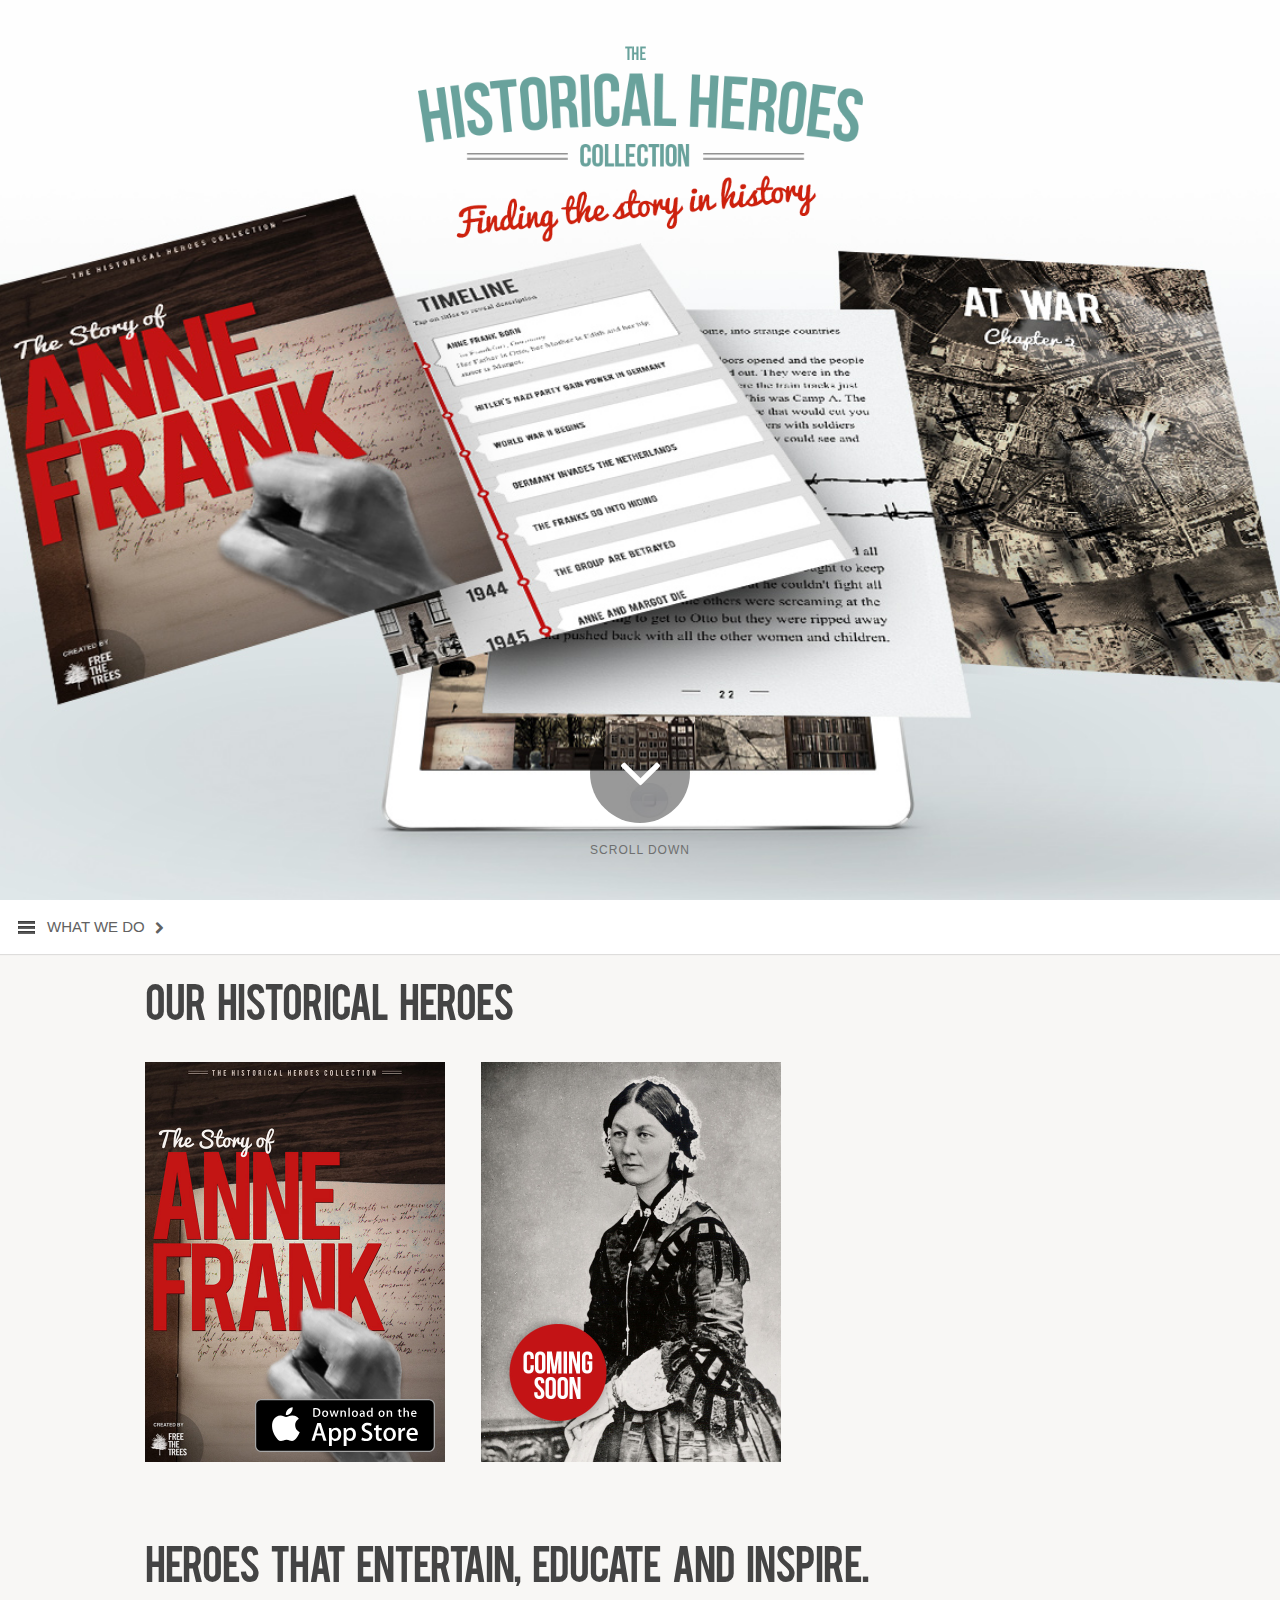
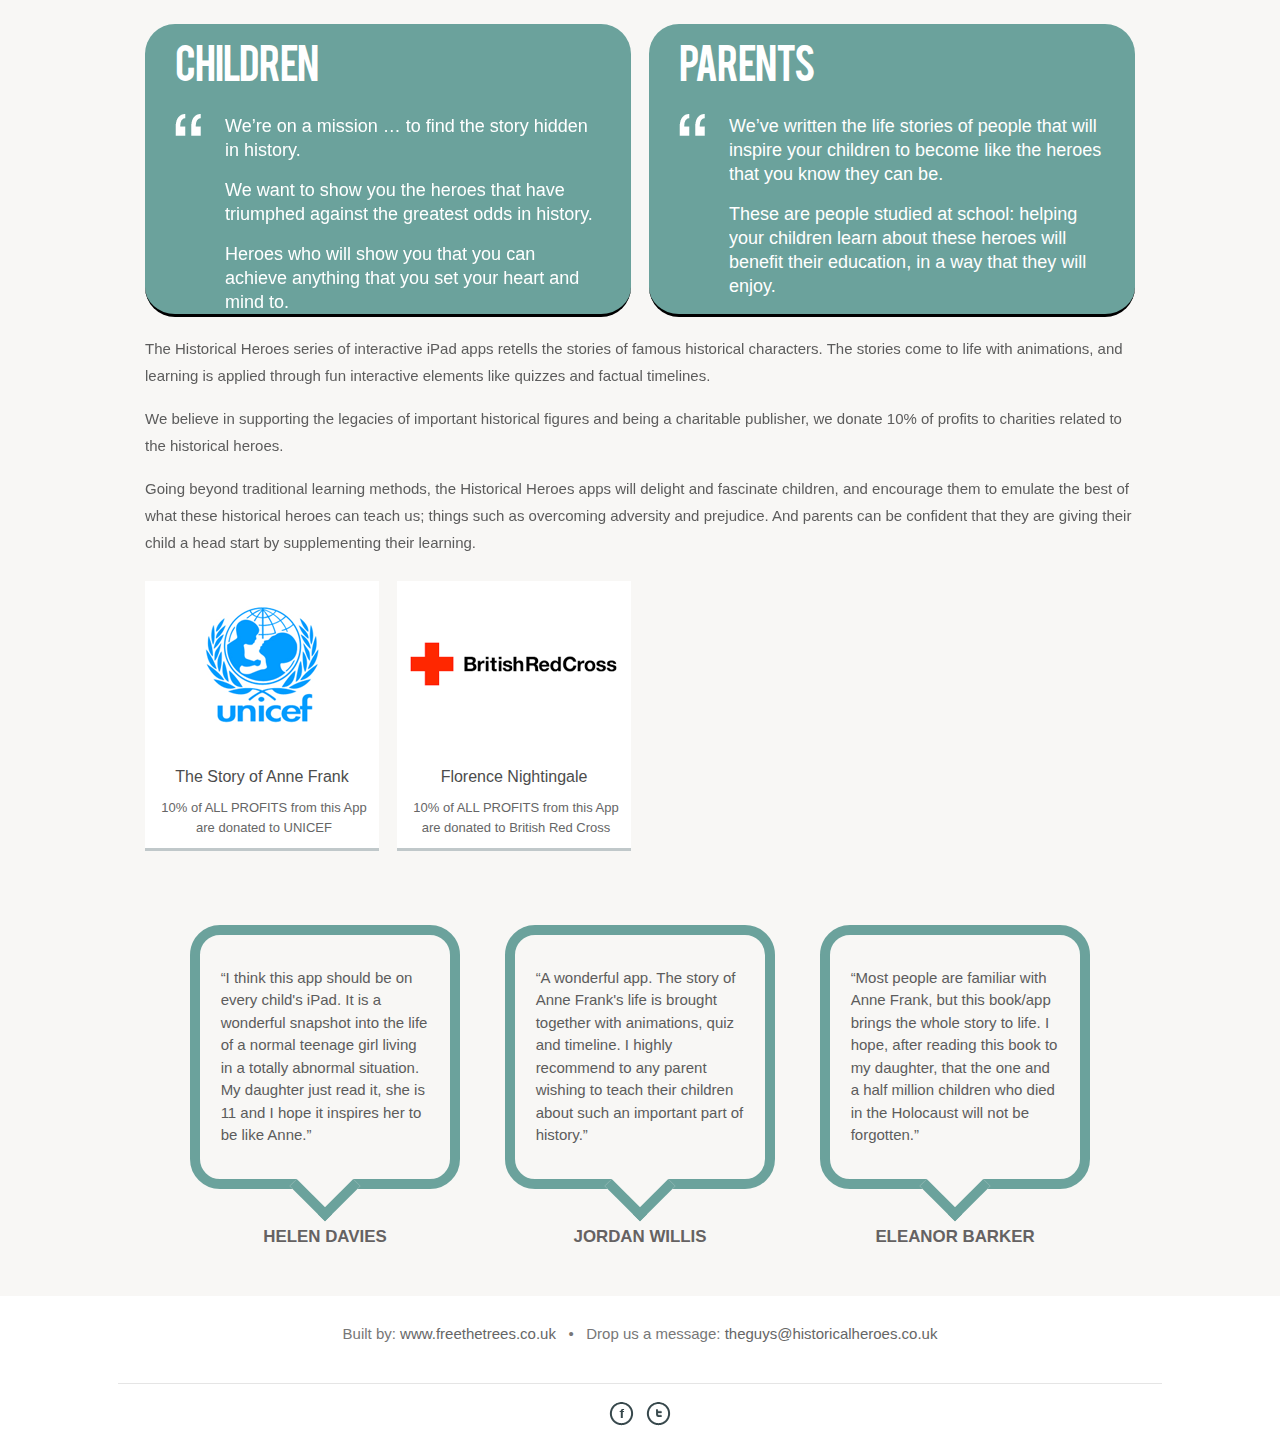
<file: index.html>
<!DOCTYPE html> <html class=no-js> <head> <meta charset=utf-8> <title>Historical Heroes Collection</title> <meta property=og:title content="Historical Heroes"> <meta property=og:type content="website"> <meta property=og:url content="http://historicalheroes.co.uk/AnneFrankPreview/"> <meta property=og:description content="Historical Heroes - Finding the story in history. Our Apps are designed to Entertain, Educate and Inspire."> <meta property=og:site_name content="Historical Heroes"> <meta property=og:image content="http://historicalheroes.co.uk/AnneFrankPreview/images/anne_frank_thumbnail_1.jpg"> <meta name=viewport content="width=device-width,initial-scale=1,minimum-scale=1,user-scalable=no"> <link rel="shortcut icon" href=a6fb779e.favicon.ico> <!-- Place favicon.ico and apple-touch-icon.png in the root directory --> <link rel=stylesheet href=styles/5362b74d.main.css> <!--/ styles --> <!--[if lt IE 9]>
			<link rel="stylesheet" href="css/ie8.css">
			<script src="http://html5shim.googlecode.com/svn/trunk/html5.js"></script>
		<![endif]-->  <body> <!-- intro --> <section id=intro class=intro> <img src=images/224d32bf.logo.png alt="Historical Heroes" class=logo> <a href="#page=portfolio&type=all" id=scroll class=scroll> <span> <i class=icon-angle-down></i> <em></em> </span> <strong></strong> </a> </section> <!--/ intro --> <!-- apps --> <section id=portfolio class=portfolio> <ul> <li class="all title"> <h2>Our Historical Heroes</h2> </li> <!-- anne frank --> <li class=all> <a href="#page=portfolio&id=1"> <figure> <img src=# data-src=images/screens/4a598ce2.annescreenfront.jpg alt="Anne Frank" class=small> <figcaption> <h3>The<br>Story of<br>Anne Frank</h3> <p>More Details &raquo;</p> </figcaption> </figure> </a> <a href="https://itunes.apple.com/us/app/anne-frank-historical-heroes/id943215517?mt=8" target=_blank><img src=images/dd888266.App_Store_Badge_US-UK_135x40.svg class=applink></a> </li> <li data-bg=#f8f7f5 id=portfolio1 class=details> <aside> <nav> <a href=# class=prev><i class=icon-angle-left></i></a> <a href=# class=next><i class=icon-angle-right></i></a> <a href="#page=portfolio" class=close><i class=icon-angle-right></i><i class=icon-angle-left></i></a> </nav> <h1>The Story of Anne Frank</h1> <p>Anne Frank’s story is retold in a vibrant and interactive way that will encourage children (and parents) to learn about the girl whose bravery shaped history. </p> <p>The Story of Anne Frank, is being supported by The Anne Frank Foundation, and 10% of profits will go to UNICEF.</p> <p><a href=/AnneFrankPreview target=_blank class=previewapp>Free Preview</a><a href="https://itunes.apple.com/us/app/anne-frank-historical-heroes/id943215517?mt=8" target=_blank><img src=images/dd888266.App_Store_Badge_US-UK_135x40.svg></a> </p> <div class=share> <span>Share:</span> <a href="https://www.facebook.com/sharer/sharer.php?u=http://www.historicalheroes.co.uk" class=fb></a> <a href="https://twitter.com/home?status=Check%20out%20these%20Great%20Historical%20Heroes%20Apps" class=tw></a> <a href="https://pinterest.com/pin/create/button/?url=http://www.historicalheroes.co.uk/images/screens/annescreen1.jpg&media=&description=" class=pn></a> </div> </aside> <article> <img src=images/screens/2f9f2253.annescreen1.jpg width=600 height=800 alt="Anne Frank"> <img src=images/screens/3eb5b604.annescreen2.jpg width=600 height=800 alt="Anne Frank"> <img src=images/screens/33221b1a.annescreen3.jpg width=600 height=800 alt="Anne Frank"> </article> </li> <!--/ anne frank --> <!-- florence --> <li class=all> <a href="#page=portfolio&id=8"> <figure> <img src=# data-src=images/screens/0881b24e.florencescreen1.jpg alt="" class=small> <figcaption> <h3>Florence<br> Nightingale</h3> <p>More Details &raquo;</p> </figcaption> </figure> </a> </li> <li data-bg=#f8f7f5 id=portfolio8 class=details> <aside> <nav> <a href=# class=prev><i class=icon-angle-left></i></a> <a href=# class=next><i class=icon-angle-right></i></a> <a href="#page=portfolio" class=close><i class=icon-angle-right></i><i class=icon-angle-left></i></a> </nav> <h1>Florence Nightingale</h1> <p>Coming soon. Please check back for updates.</p> </aside> <article> <img src=# data-src2=images/screens/0881b24e.florencescreen1.jpg width=600 height=800 alt="Florence Nightingale"> </article> </li> <!--/ florence --> </ul> </section> <!--/ apps --> <!-- about --> <section id=about class=about> <ul> <li class="all title"> <h2>Heroes that Entertain, Educate and Inspire.</h2> </li> <li class="all appreciation"> <dl class=greenbg> <dt> <span> <h2>Children</h2> <i></i> <strong> <p>We’re on a mission … to find the story hidden in history.</p> <p>We want to show you the heroes that have triumphed against the greatest odds in history.</p> <p>Heroes who will show you that you can achieve anything that you set your heart and mind to.</p> </strong> </span>  </dl> <div></div> </li> <li class="all appreciation"> <dl class=greenbg> <dt> <span> <h2>Parents</h2> <i></i> <strong> <p>We’ve written the life stories of people that will inspire your children to become like the heroes that you know they can be.</p> <p>These are people studied at school: helping your children learn about these heroes will benefit their education, in a way that they will enjoy.</p> </strong> </span>  </dl> <div></div> </li> <li class="all title"> <p>The Historical Heroes series of interactive iPad apps retells the stories of famous historical characters. The stories come to life with animations, and learning is applied through fun interactive elements like quizzes and factual timelines.</p><p> </p><p>We believe in supporting the legacies of important historical figures and being a charitable publisher, we donate 10% of profits to charities related to the historical heroes.</p> <p>Going beyond traditional learning methods, the Historical Heroes apps will delight and fascinate children, and encourage them to emulate the best of what these historical heroes can teach us; things such as overcoming adversity and prejudice. And parents can be confident that they are giving their child a head start by supplementing their learning.</p> </li> <li class="all team"> <figure> <a href=http://www.unicef.org target=_blank><img src=images/charities/6374cfa2.unicef.png alt=unicef></a> <figcaption> <h4>The Story of Anne Frank</h4> <p>10% of ALL PROFITS from this App are donated to UNICEF</p> </figcaption> </figure> </li> <li class="all team"> <figure> <a href=http://www.redcross.org.uk target=_blank><img src=images/charities/39e74bde.redcross.png alt="British Red Cross"></a> <figcaption> <h4>Florence Nightingale</h4> <p>10% of ALL PROFITS from this App are donated to British Red Cross</p> </figcaption> </figure> </li> </ul> </section> <!--/ about --> <!-- testimonials --> <section class=containertest> <ul class=grid-testimonials> <li> <div><p>&ldquo;I think this app should be on every child's iPad. It is a wonderful snapshot into the life of a normal teenage girl living in a totally abnormal situation. My daughter just read it, she is 11 and I hope it inspires her to be like Anne.&rdquo;</p> <span class=quote-arrow></span></div> <span class=grid-testimonials-citation>Helen Davies</span> </li> <li> <div><p>&ldquo;A wonderful app. The story of Anne Frank's life is brought together with animations, quiz and timeline. I highly recommend to any parent wishing to teach their children about such an important part of history.&rdquo;</p><span class=quote-arrow></span></div> <span class=grid-testimonials-citation>Jordan Willis</span> </li> <li> <div><p>&ldquo;Most people are familiar with Anne Frank, but this book/app brings the whole story to life. I hope, after reading this book to my daughter, that the one and a half million children who died in the Holocaust will not be forgotten.&rdquo;</p><span class=quote-arrow></span></div> <span class=grid-testimonials-citation>Eleanor Barker</span> </li> </ul> </section> <!--/ testimonials --> <!-- footer --> <section id=footer class=footer> <div class=footconts> <p>Built by: <a href=http://www.freethetrees.co.uk target=_blank>www.freethetrees.co.uk</a>&nbsp &nbsp&#8226;&nbsp &nbspDrop us a message: <a href="mailto:theguys&#64;historicalheroes&#46;co&#46;uk?subject=Historical Heroes enquiry">theguys&#64;historicalheroes&#46;co&#46;uk</a> <div class=follow> <a href=https://www.facebook.com/historicalheroescollection target=_blank class=fb></a> <a href=https://twitter.com/historys_heroes target=_blank class=tw></a> </div></p> </div> </section> <!--/ footer --> <!-- main nav --> <nav id=main-nav class=main-nav> <a href=# class=switcher><strong>What we do</strong><i class=icon-chevron-right></i></a> <a href="#page=home"><span>Home</span></a> <a href="#page=portfolio"><span>Our Apps</span></a> <a href="#page=about"><span>Who we are</span></a> <a href=/blog><span>Our Blog</span></a> </nav> <!--/ main nav --> <!-- filters nav --> <nav class=filters-nav> <ul id=portfolio-filter> <li class=current><a href="#page=portfolio&type=all" data-filter=.all></a></li> </ul> <ul id=about-filter> <li class=current><a href="#page=about&type=all"></a></li> </ul> </nav> <!--/ filters nav --> <script src=scripts/4e9d23db.vendor.js></script> <script src=scripts/c026d686.main.js></script>
</file>
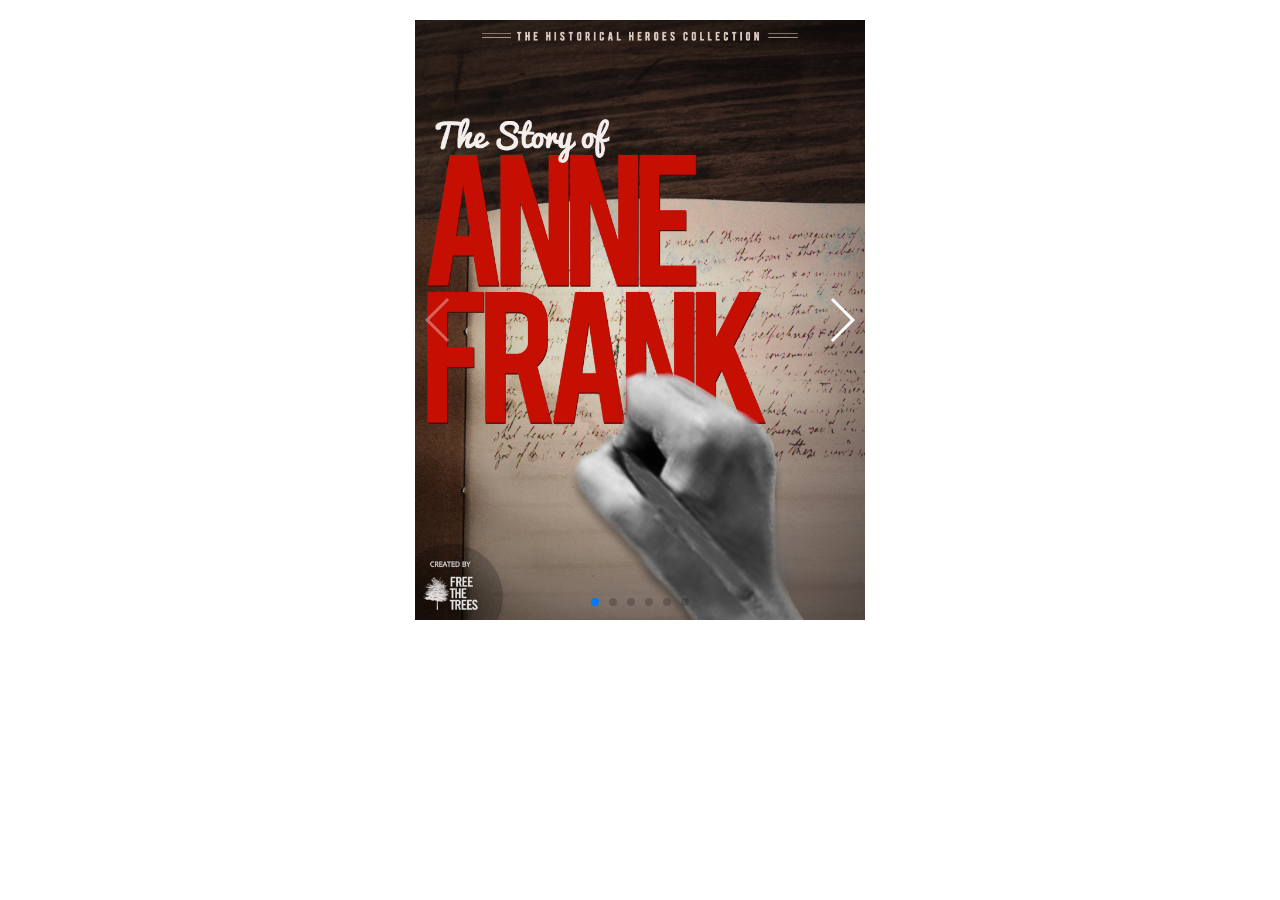
<file: AnneFrankPreview/index.html>
<!DOCTYPE html>
<html lang="en">
<head>
    <meta charset="utf-8">
    <title>Anne Frank Preview</title>
    <meta property="og:title" content="Historical Heroes - Anne Frank Sample Chapter" />
    <meta property="og:type" content="website" />
    <meta property="og:url" content="http://historicalheroes.co.uk/AnneFrankPreview/" />
    <meta property="og:description" content="To commemorate the 70th anniversary of both the end of WWII and Anne Frank's death we have launched a new iPad book/app for children to learn about and be inspired by historical heroes, in a fun and engaging way."/>
    <meta property="og:site_name" content="Historical Heroes" />
    <meta property="og:image" content="http://historicalheroes.co.uk/AnneFrankPreview/images/anne_frank_thumbnail_1.jpg" />
    <!-- Link Swiper's CSS -->
    <link rel="stylesheet" href="css/swiper.min.css">
    
    
	<script src="js/jquery-1.4.4.min.js" type="text/javascript"></script>


    <style>
    .swiper-container {
        width: 450px;
        height: 600px;
        margin: 20px auto;
    }
    </style>
</head>
<body>
    <!-- Swiper -->
    <div class="swiper-container">
        <div class="swiper-wrapper">
        
            <div class="swiper-slide">
            	<img src="images/1.png" width="450">    
            </div>
            <div class="swiper-slide">
            	<img src="images/2.png" width="450">                   
            </div>
            <div class="swiper-slide">
            	<img src="images/3.png" width="450"> 
            </div>   
            <div class="swiper-slide">
              	<img src="images/4.png" width="450">    
            </div>
            <div class="swiper-slide">
              	<img src="images/5.png" width="450">    
            </div>
            <div class="swiper-slide">
              	<a href="https://itunes.apple.com/us/app/anne-frank-historical-heroes/id943215517?mt=8" target="_blank"><img src="images/GetApp.jpg" width="450"></a>   
            </div>
            
        </div>
        <!-- Add Pagination -->
        <div class="swiper-pagination"></div>
        <!-- Add Arrows -->
        <div class="swiper-button-next swiper-button-white"></div>
        <div class="swiper-button-prev swiper-button-white"></div>
    </div>

    <!-- Swiper JS -->
    <script src="js/swiper.min.js"></script>
   
    <!-- Initialize Swiper -->
    <script>
    var swiper = new Swiper('.swiper-container', {
        pagination: '.swiper-pagination',
        paginationClickable: true,
        nextButton: '.swiper-button-next',
        prevButton: '.swiper-button-prev',
        spaceBetween: 30
    });
	
    </script>
</body>
</html>
</file>
